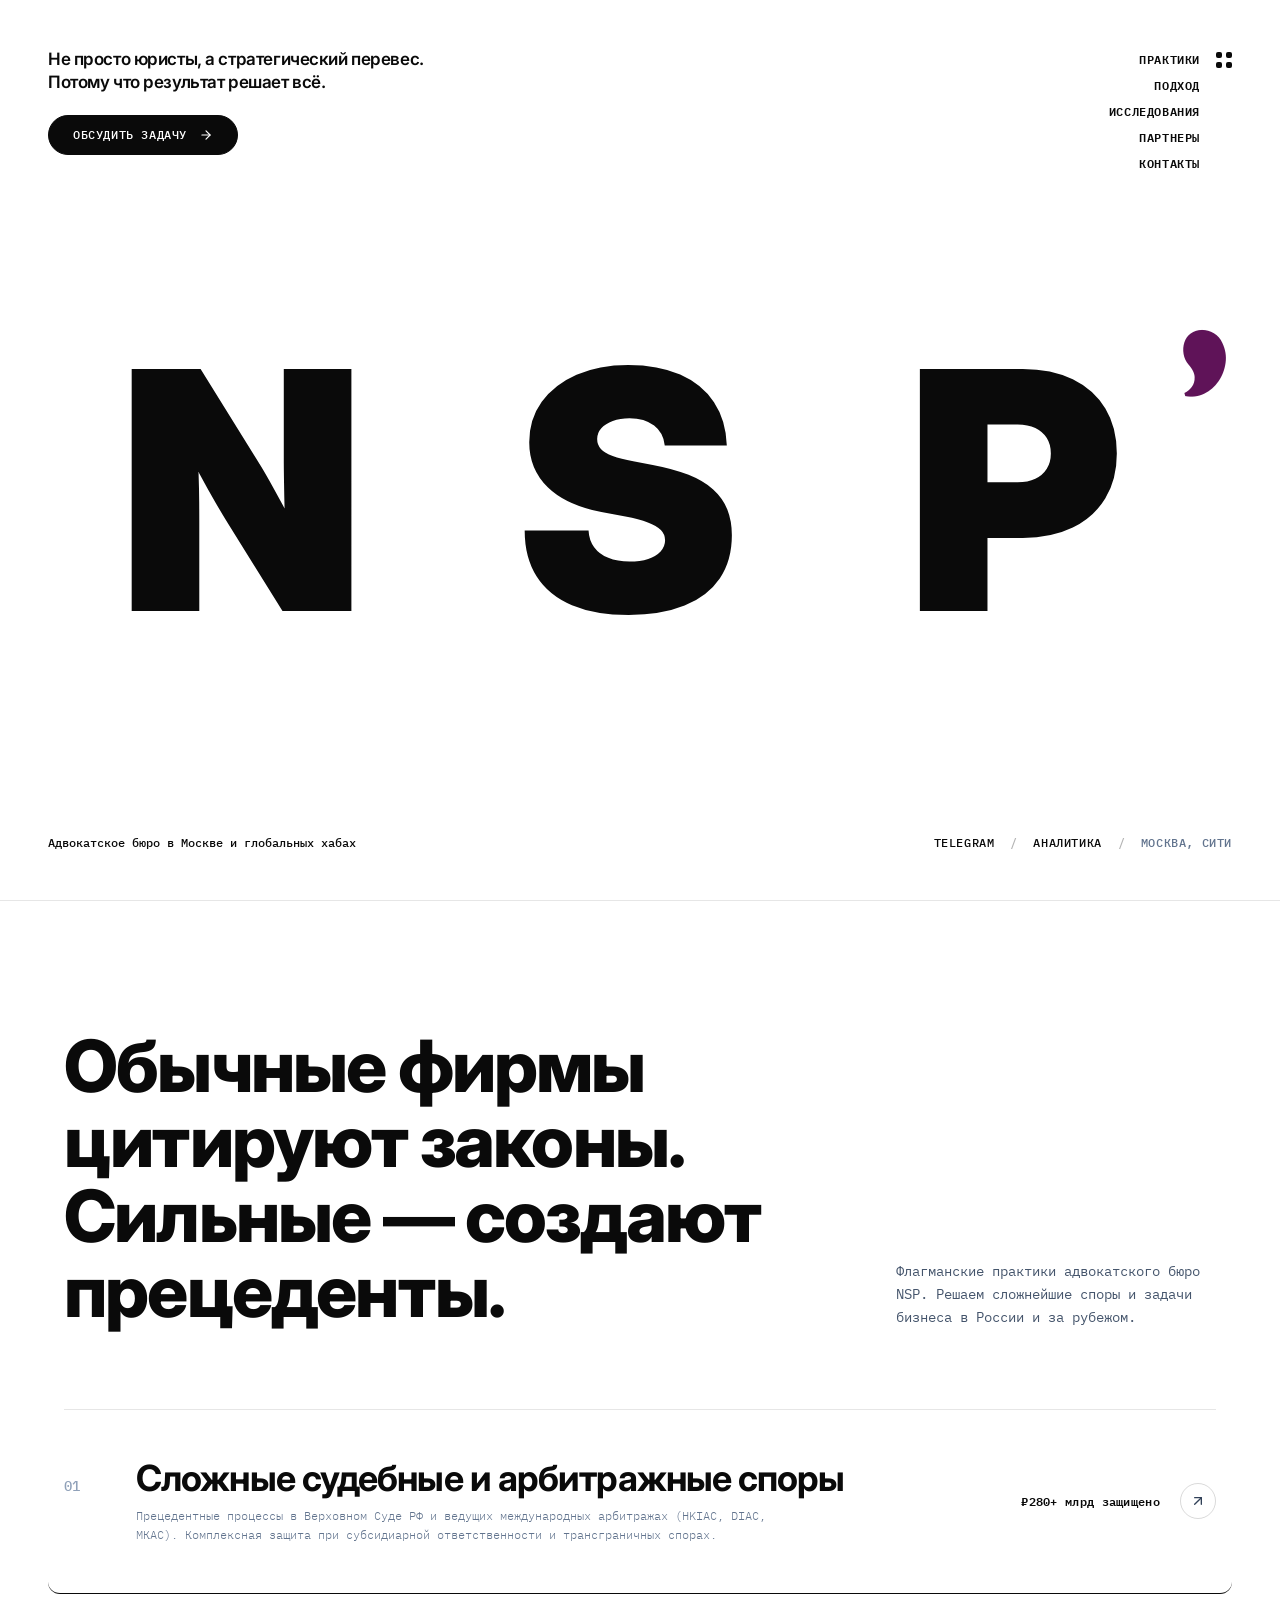
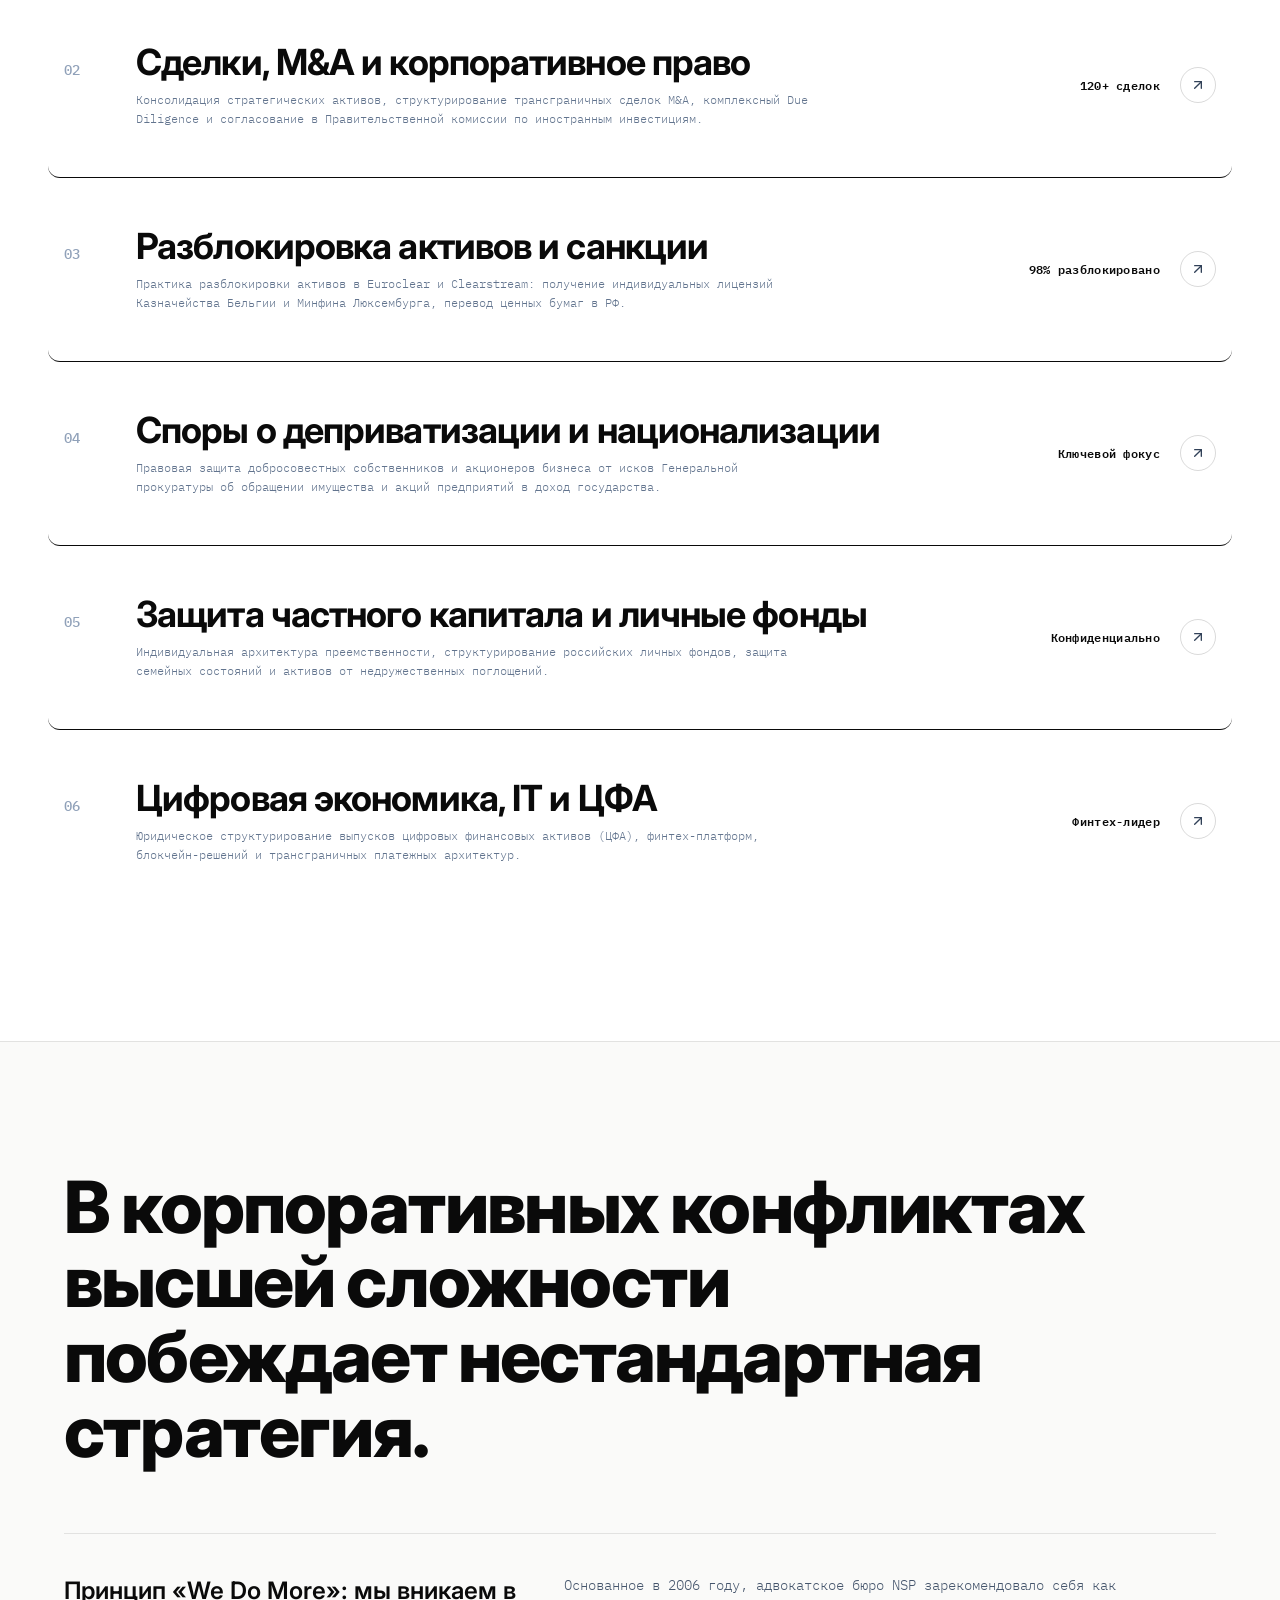
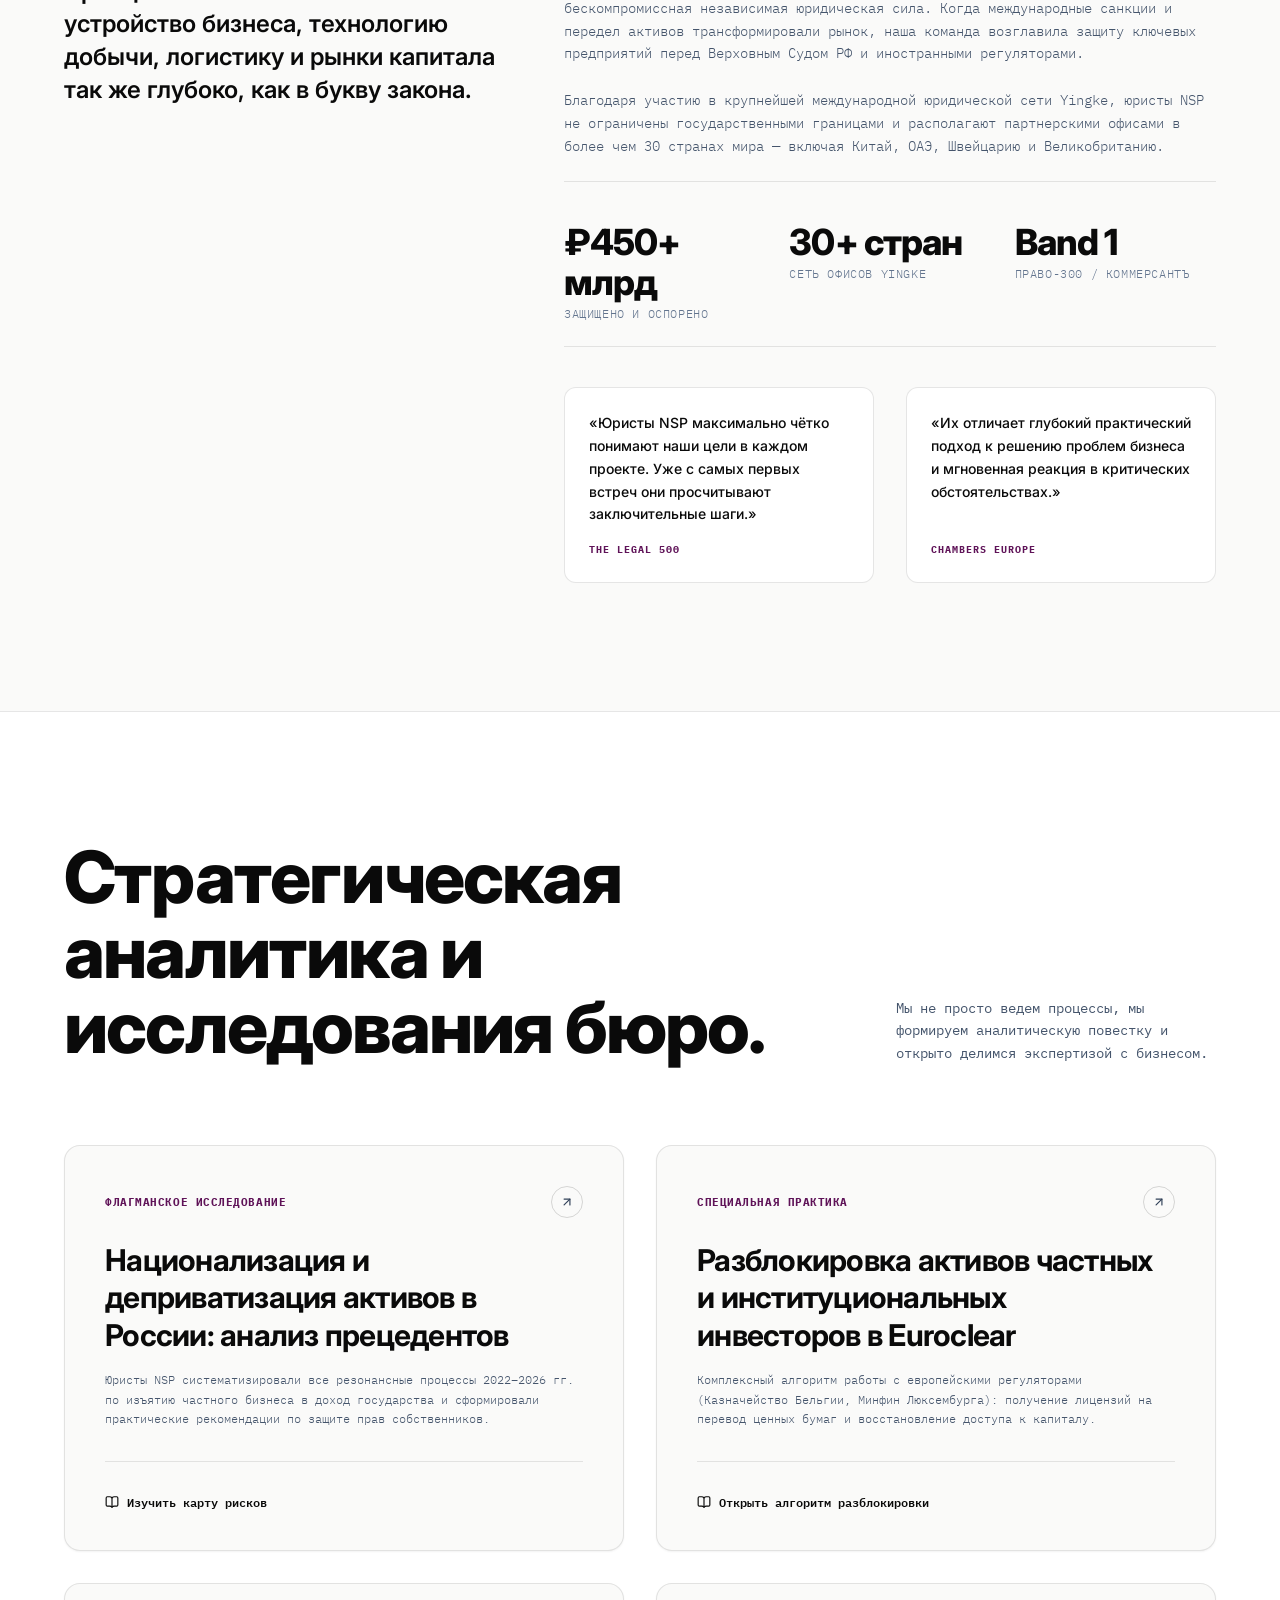
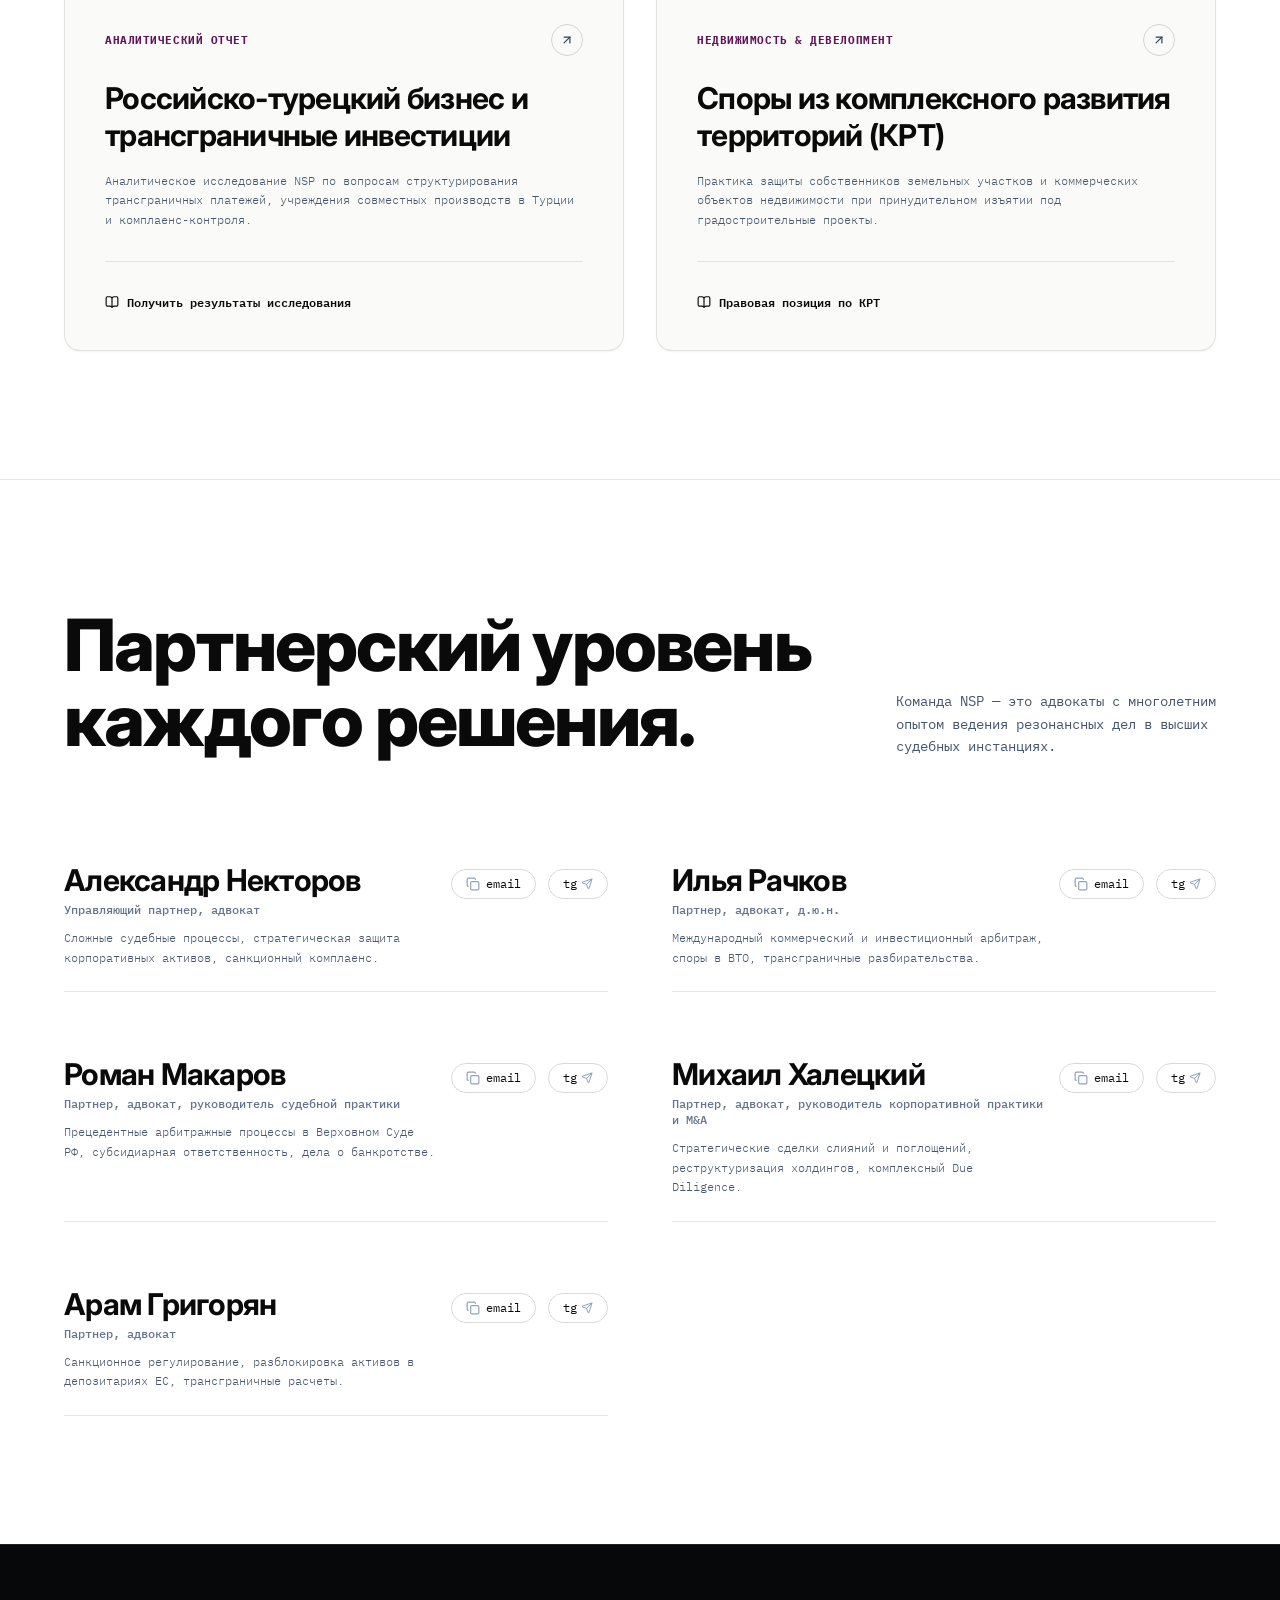
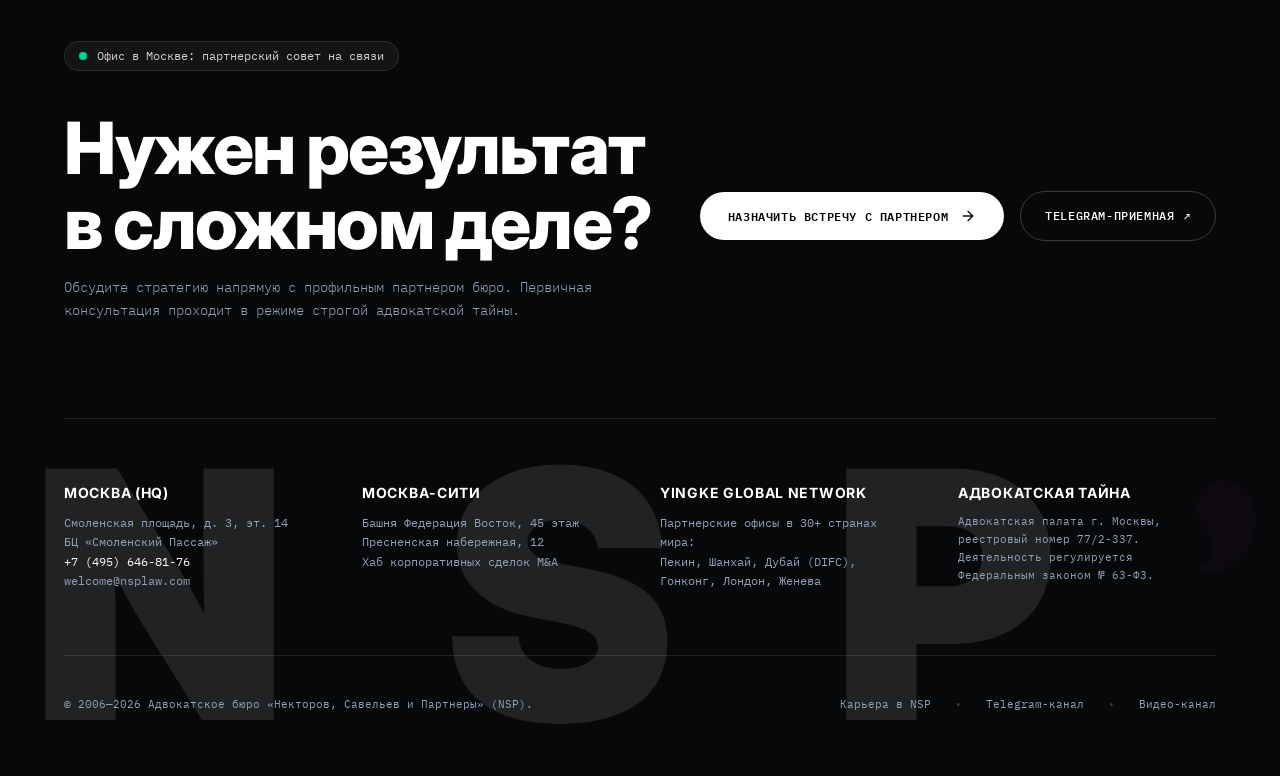
<file: index.html>
<!doctype html>
<html lang="ru" class="scroll-smooth">
  <head>
    <meta charset="UTF-8" />
    <link rel="icon" type="image/svg+xml" href="./favicon.svg" />
    <meta name="viewport" content="width=device-width, initial-scale=1.0" />
    <title>NSP Law — Адвокатское бюро «Некторов, Савельев и Партнеры»</title>
    
    <!-- Google Fonts: IBM Plex Mono (signature noth.in style) + Cinzel + Inter -->
    <link rel="preconnect" href="https://fonts.googleapis.com">
    <link rel="preconnect" href="https://fonts.gstatic.com" crossorigin>
    <link href="https://fonts.googleapis.com/css2?family=Cinzel:wght@500;700;800&family=IBM+Plex+Mono:ital,wght@0,300;0,400;0,500;0,600;1,400&family=Inter:wght@300;400;500;600;700&display=swap" rel="stylesheet">
    <script type="module" crossorigin src="./assets/index-C610q97e.js"></script>
    <link rel="stylesheet" crossorigin href="./assets/index-BpcRhwoH.css">
  </head>
  <body class="bg-white text-[#0A0A0A] antialiased selection:bg-[#5F1358] selection:text-white">
    <div id="root"></div>
  </body>
</html>
</file>
<file: assets/index-BpcRhwoH.css>
/*! tailwindcss v4.3.3 | MIT License | https://tailwindcss.com */
@layer properties{@supports (((-webkit-hyphens:none)) and (not (margin-trim:inline))) or ((-moz-orient:inline) and (not (color:rgb(from red r g b)))){*,:before,:after,::backdrop{--tw-translate-x:0;--tw-translate-y:0;--tw-translate-z:0;--tw-scale-x:1;--tw-scale-y:1;--tw-scale-z:1;--tw-rotate-x:initial;--tw-rotate-y:initial;--tw-rotate-z:initial;--tw-skew-x:initial;--tw-skew-y:initial;--tw-space-y-reverse:0;--tw-divide-y-reverse:0;--tw-border-style:solid;--tw-leading:initial;--tw-font-weight:initial;--tw-tracking:initial;--tw-shadow:0 0 #0000;--tw-shadow-color:initial;--tw-shadow-alpha:100%;--tw-inset-shadow:0 0 #0000;--tw-inset-shadow-color:initial;--tw-inset-shadow-alpha:100%;--tw-ring-color:initial;--tw-ring-shadow:0 0 #0000;--tw-inset-ring-color:initial;--tw-inset-ring-shadow:0 0 #0000;--tw-ring-inset:initial;--tw-ring-offset-width:0px;--tw-ring-offset-color:#fff;--tw-ring-offset-shadow:0 0 #0000;--tw-blur:initial;--tw-brightness:initial;--tw-contrast:initial;--tw-grayscale:initial;--tw-hue-rotate:initial;--tw-invert:initial;--tw-opacity:initial;--tw-saturate:initial;--tw-sepia:initial;--tw-drop-shadow:initial;--tw-drop-shadow-color:initial;--tw-drop-shadow-alpha:100%;--tw-drop-shadow-size:initial;--tw-backdrop-blur:initial;--tw-backdrop-brightness:initial;--tw-backdrop-contrast:initial;--tw-backdrop-grayscale:initial;--tw-backdrop-hue-rotate:initial;--tw-backdrop-invert:initial;--tw-backdrop-opacity:initial;--tw-backdrop-saturate:initial;--tw-backdrop-sepia:initial;--tw-duration:initial}}}@layer theme{:root,:host{--font-sans:-apple-system, BlinkMacSystemFont, "Segoe UI", Roboto, "Helvetica Neue", "Noto Sans", Arial, sans-serif, "Apple Color Emoji", "Segoe UI Emoji", "Segoe UI Symbol", "Noto Color Emoji";--font-serif:ui-serif, Georgia, Cambria, "Times New Roman", Times, serif;--font-mono:ui-monospace, SFMono-Regular, Menlo, Monaco, Consolas, "Liberation Mono", "Courier New", monospace;--color-emerald-400:oklch(76.5% .177 163.223);--color-emerald-600:oklch(59.6% .145 163.225);--color-slate-50:oklch(98.4% .003 247.858);--color-slate-100:oklch(96.8% .007 247.896);--color-slate-300:oklch(86.9% .022 252.894);--color-slate-400:oklch(70.4% .04 256.788);--color-slate-500:oklch(55.4% .046 257.417);--color-slate-600:oklch(44.6% .043 257.281);--color-slate-700:oklch(37.2% .044 257.287);--color-black:#000;--color-white:#fff;--spacing:.25rem;--container-xs:20rem;--container-sm:24rem;--container-md:28rem;--container-lg:32rem;--container-xl:36rem;--container-2xl:42rem;--container-3xl:48rem;--container-4xl:56rem;--container-5xl:64rem;--container-7xl:80rem;--text-xs:.75rem;--text-xs--line-height:calc(1 / .75);--text-sm:.875rem;--text-sm--line-height:calc(1.25 / .875);--text-xl:1.25rem;--text-xl--line-height:calc(1.75 / 1.25);--text-2xl:1.5rem;--text-2xl--line-height:calc(2 / 1.5);--text-3xl:1.875rem;--text-3xl--line-height:calc(2.25 / 1.875);--text-4xl:2.25rem;--text-4xl--line-height:calc(2.5 / 2.25);--text-6xl:3.75rem;--text-6xl--line-height:1;--text-7xl:4.5rem;--text-7xl--line-height:1;--font-weight-light:300;--font-weight-normal:400;--font-weight-medium:500;--font-weight-semibold:600;--font-weight-bold:700;--font-weight-extrabold:800;--font-weight-black:900;--tracking-tighter:-.05em;--tracking-tight:-.025em;--tracking-wide:.025em;--tracking-wider:.05em;--tracking-widest:.1em;--leading-tight:1.25;--leading-snug:1.375;--leading-relaxed:1.625;--radius-xs:.125rem;--radius-md:.375rem;--radius-lg:.5rem;--radius-xl:.75rem;--radius-2xl:1rem;--animate-pulse:pulse 2s cubic-bezier(.4, 0, .6, 1) infinite;--blur-md:12px;--default-transition-duration:.15s;--default-transition-timing-function:cubic-bezier(.4, 0, .2, 1);--default-font-family:var(--font-sans);--default-mono-font-family:var(--font-mono)}}@layer base{*,:after,:before,::backdrop{box-sizing:border-box;border:0 solid;margin:0;padding:0}::file-selector-button{box-sizing:border-box;border:0 solid;margin:0;padding:0}html,:host{-webkit-text-size-adjust:100%;tab-size:4;line-height:1.5;font-family:var(--default-font-family,-apple-system, BlinkMacSystemFont, "Segoe UI", Roboto, "Helvetica Neue", "Noto Sans", Arial, sans-serif, "Apple Color Emoji", "Segoe UI Emoji", "Segoe UI Symbol", "Noto Color Emoji");font-feature-settings:var(--default-font-feature-settings,normal);font-variation-settings:var(--default-font-variation-settings,normal);-webkit-tap-highlight-color:transparent}hr{height:0;color:inherit;border-top-width:1px}abbr:where([title]){-webkit-text-decoration:underline dotted;text-decoration:underline dotted}h1,h2,h3,h4,h5,h6{font-size:inherit;font-weight:inherit}a{color:inherit;-webkit-text-decoration:inherit;-webkit-text-decoration:inherit;-webkit-text-decoration:inherit;-webkit-text-decoration:inherit;text-decoration:inherit}b,strong{font-weight:bolder}code,kbd,samp,pre{font-family:var(--default-mono-font-family,ui-monospace, SFMono-Regular, Menlo, Monaco, Consolas, "Liberation Mono", "Courier New", monospace);font-feature-settings:var(--default-mono-font-feature-settings,normal);font-variation-settings:var(--default-mono-font-variation-settings,normal);font-size:1em}small{font-size:80%}sub,sup{vertical-align:baseline;font-size:75%;line-height:0;position:relative}sub{bottom:-.25em}sup{top:-.5em}table{text-indent:0;border-color:inherit;border-collapse:collapse}:-moz-focusring:where(:not(iframe)){outline:auto}progress{vertical-align:baseline}summary{display:list-item}ol,ul,menu{list-style:none}img,svg,video,canvas,audio,iframe,embed,object{vertical-align:middle;display:block}img,video{max-width:100%;height:auto}button,input,select,optgroup,textarea{font:inherit;font-feature-settings:inherit;font-variation-settings:inherit;letter-spacing:inherit;color:inherit;opacity:1;background-color:#0000;border-radius:0}::file-selector-button{font:inherit;font-feature-settings:inherit;font-variation-settings:inherit;letter-spacing:inherit;color:inherit;opacity:1;background-color:#0000;border-radius:0}:where(select:is([multiple],[size])) optgroup{font-weight:bolder}:where(select:is([multiple],[size])) optgroup option{padding-inline-start:20px}::file-selector-button{margin-inline-end:4px}::placeholder{opacity:1}@supports (not ((-webkit-appearance:-apple-pay-button))) or (contain-intrinsic-size:1px){::placeholder{color:currentColor}@supports (color:color-mix(in lab, red, red)){::placeholder{color:color-mix(in oklab, currentcolor 50%, transparent)}}}textarea{resize:vertical}::-webkit-search-decoration{-webkit-appearance:none}::-webkit-date-and-time-value{min-height:1lh;text-align:inherit}::-webkit-datetime-edit{display:inline-flex}::-webkit-datetime-edit-fields-wrapper{padding:0}::-webkit-datetime-edit{padding-block:0}::-webkit-datetime-edit-year-field{padding-block:0}::-webkit-datetime-edit-month-field{padding-block:0}::-webkit-datetime-edit-day-field{padding-block:0}::-webkit-datetime-edit-hour-field{padding-block:0}::-webkit-datetime-edit-minute-field{padding-block:0}::-webkit-datetime-edit-second-field{padding-block:0}::-webkit-datetime-edit-millisecond-field{padding-block:0}::-webkit-datetime-edit-meridiem-field{padding-block:0}::-webkit-calendar-picker-indicator{line-height:1}:-moz-ui-invalid{box-shadow:none}button,input:where([type=button],[type=reset],[type=submit]){appearance:button}::file-selector-button{appearance:button}::-webkit-inner-spin-button{height:auto}::-webkit-outer-spin-button{height:auto}[hidden]:where(:not([hidden=until-found])){display:none!important}*{box-sizing:border-box;margin:0;padding:0}html,body{color:#0a0a0a;-webkit-font-smoothing:antialiased;-moz-osx-font-smoothing:grayscale;background-color:#fff;min-height:100vh;font-family:Inter,-apple-system,BlinkMacSystemFont,sans-serif;overflow-x:hidden}@media (pointer:fine){body,a,button,input,select,textarea{cursor:none!important}}}@layer components;@layer utilities{.pointer-events-none{pointer-events:none}.absolute{position:absolute}.fixed{position:fixed}.relative{position:relative}.inset-0{inset:0}.inset-x-0{inset-inline:0}.top-6{top:calc(var(--spacing) * 6)}.right-6{right:calc(var(--spacing) * 6)}.bottom-0{bottom:0}.bottom-2\.5{bottom:calc(var(--spacing) * 2.5)}.left-2\.5{left:calc(var(--spacing) * 2.5)}.z-0{z-index:0}.z-10{z-index:10}.z-20{z-index:20}.z-50{z-index:50}.-mx-4{margin-inline:calc(var(--spacing) * -4)}.mx-auto{margin-inline:auto}.my-auto{margin-block:auto}.-mt-8{margin-top:calc(var(--spacing) * -8)}.mt-1{margin-top:var(--spacing)}.mt-2{margin-top:calc(var(--spacing) * 2)}.mt-2\.5{margin-top:calc(var(--spacing) * 2.5)}.mt-3{margin-top:calc(var(--spacing) * 3)}.mt-4{margin-top:calc(var(--spacing) * 4)}.mt-5{margin-top:calc(var(--spacing) * 5)}.mt-8{margin-top:calc(var(--spacing) * 8)}.mb-1\.5{margin-bottom:calc(var(--spacing) * 1.5)}.mb-2{margin-bottom:calc(var(--spacing) * 2)}.mb-2\.5{margin-bottom:calc(var(--spacing) * 2.5)}.mb-3{margin-bottom:calc(var(--spacing) * 3)}.mb-4{margin-bottom:calc(var(--spacing) * 4)}.mb-6{margin-bottom:calc(var(--spacing) * 6)}.mb-8{margin-bottom:calc(var(--spacing) * 8)}.mb-10{margin-bottom:calc(var(--spacing) * 10)}.mb-16{margin-bottom:calc(var(--spacing) * 16)}.-ml-2{margin-left:calc(var(--spacing) * -2)}.block{display:block}.flex{display:flex}.grid{display:grid}.hidden{display:none}.inline-flex{display:inline-flex}.h-1\.5{height:calc(var(--spacing) * 1.5)}.h-2{height:calc(var(--spacing) * 2)}.h-2\.5{height:calc(var(--spacing) * 2.5)}.h-3{height:calc(var(--spacing) * 3)}.h-3\.5{height:calc(var(--spacing) * 3.5)}.h-4{height:calc(var(--spacing) * 4)}.h-5{height:calc(var(--spacing) * 5)}.h-7{height:calc(var(--spacing) * 7)}.h-8{height:calc(var(--spacing) * 8)}.h-9{height:calc(var(--spacing) * 9)}.h-12{height:calc(var(--spacing) * 12)}.h-48{height:calc(var(--spacing) * 48)}.h-full{height:100%}.max-h-\[90vh\]{max-height:90vh}.min-h-5{min-height:calc(var(--spacing) * 5)}.min-h-screen{min-height:100vh}.w-1\.5{width:calc(var(--spacing) * 1.5)}.w-2{width:calc(var(--spacing) * 2)}.w-2\.5{width:calc(var(--spacing) * 2.5)}.w-3{width:calc(var(--spacing) * 3)}.w-3\.5{width:calc(var(--spacing) * 3.5)}.w-4{width:calc(var(--spacing) * 4)}.w-5{width:calc(var(--spacing) * 5)}.w-7{width:calc(var(--spacing) * 7)}.w-8{width:calc(var(--spacing) * 8)}.w-9{width:calc(var(--spacing) * 9)}.w-12{width:calc(var(--spacing) * 12)}.w-80{width:calc(var(--spacing) * 80)}.w-full{width:100%}.max-w-2xl{max-width:var(--container-2xl)}.max-w-3xl{max-width:var(--container-3xl)}.max-w-4xl{max-width:var(--container-4xl)}.max-w-5xl{max-width:var(--container-5xl)}.max-w-7xl{max-width:var(--container-7xl)}.max-w-\[240px\]{max-width:240px}.max-w-lg{max-width:var(--container-lg)}.max-w-md{max-width:var(--container-md)}.max-w-xl{max-width:var(--container-xl)}.max-w-xs{max-width:var(--container-xs)}.flex-1{flex:1}.flex-shrink-0{flex-shrink:0}.-translate-y-2{--tw-translate-y:calc(var(--spacing) * -2);translate:var(--tw-translate-x) var(--tw-translate-y)}.scale-110{--tw-scale-x:110%;--tw-scale-y:110%;--tw-scale-z:110%;scale:var(--tw-scale-x) var(--tw-scale-y)}.rotate-12{rotate:12deg}.rotate-45{rotate:45deg}.transform{transform:var(--tw-rotate-x,) var(--tw-rotate-y,) var(--tw-rotate-z,) var(--tw-skew-x,) var(--tw-skew-y,)}.animate-pulse{animation:var(--animate-pulse)}.cursor-pointer{cursor:pointer}.resize{resize:both}.resize-none{resize:none}.grid-cols-1{grid-template-columns:repeat(1,minmax(0,1fr))}.grid-cols-3{grid-template-columns:repeat(3,minmax(0,1fr))}.flex-col{flex-direction:column}.flex-wrap{flex-wrap:wrap}.items-baseline{align-items:baseline}.items-center{align-items:center}.items-end{align-items:flex-end}.items-start{align-items:flex-start}.items-stretch{align-items:stretch}.justify-between{justify-content:space-between}.justify-center{justify-content:center}.gap-1{gap:var(--spacing)}.gap-1\.5{gap:calc(var(--spacing) * 1.5)}.gap-2{gap:calc(var(--spacing) * 2)}.gap-2\.5{gap:calc(var(--spacing) * 2.5)}.gap-3{gap:calc(var(--spacing) * 3)}.gap-4{gap:calc(var(--spacing) * 4)}.gap-5{gap:calc(var(--spacing) * 5)}.gap-6{gap:calc(var(--spacing) * 6)}.gap-8{gap:calc(var(--spacing) * 8)}.gap-10{gap:calc(var(--spacing) * 10)}.gap-12{gap:calc(var(--spacing) * 12)}:where(.space-y-1>:not(:last-child)){--tw-space-y-reverse:0;margin-block-start:calc(var(--spacing) * var(--tw-space-y-reverse));margin-block-end:calc(var(--spacing) * calc(1 - var(--tw-space-y-reverse)))}:where(.space-y-3>:not(:last-child)){--tw-space-y-reverse:0;margin-block-start:calc(calc(var(--spacing) * 3) * var(--tw-space-y-reverse));margin-block-end:calc(calc(var(--spacing) * 3) * calc(1 - var(--tw-space-y-reverse)))}:where(.space-y-4>:not(:last-child)){--tw-space-y-reverse:0;margin-block-start:calc(calc(var(--spacing) * 4) * var(--tw-space-y-reverse));margin-block-end:calc(calc(var(--spacing) * 4) * calc(1 - var(--tw-space-y-reverse)))}:where(.space-y-6>:not(:last-child)){--tw-space-y-reverse:0;margin-block-start:calc(calc(var(--spacing) * 6) * var(--tw-space-y-reverse));margin-block-end:calc(calc(var(--spacing) * 6) * calc(1 - var(--tw-space-y-reverse)))}.gap-x-16{column-gap:calc(var(--spacing) * 16)}.gap-y-10{row-gap:calc(var(--spacing) * 10)}:where(.divide-y>:not(:last-child)){--tw-divide-y-reverse:0;border-bottom-style:var(--tw-border-style);border-top-style:var(--tw-border-style);border-top-width:calc(1px * var(--tw-divide-y-reverse));border-bottom-width:calc(1px * calc(1 - var(--tw-divide-y-reverse)))}.self-start{align-self:flex-start}.overflow-hidden{overflow:hidden}.overflow-y-auto{overflow-y:auto}.scroll-smooth{scroll-behavior:smooth}.rounded{border-radius:.25rem}.rounded-2xl{border-radius:var(--radius-2xl)}.rounded-full{border-radius:2147483647px}.rounded-lg{border-radius:var(--radius-lg)}.rounded-md{border-radius:var(--radius-md)}.rounded-xl{border-radius:var(--radius-xl)}.rounded-xs{border-radius:var(--radius-xs)}.border{border-style:var(--tw-border-style);border-width:1px}.border-t{border-top-style:var(--tw-border-style);border-top-width:1px}.border-b{border-bottom-style:var(--tw-border-style);border-bottom-width:1px}.border-\[\#5F1358\]{border-color:#5f1358}.border-black\/10{border-color:#0000001a}@supports (color:color-mix(in lab, red, red)){.border-black\/10{border-color:color-mix(in oklab, var(--color-black) 10%, transparent)}}.border-black\/15{border-color:#00000026}@supports (color:color-mix(in lab, red, red)){.border-black\/15{border-color:color-mix(in oklab, var(--color-black) 15%, transparent)}}.border-black\/20{border-color:#0003}@supports (color:color-mix(in lab, red, red)){.border-black\/20{border-color:color-mix(in oklab, var(--color-black) 20%, transparent)}}.border-white\/10{border-color:#ffffff1a}@supports (color:color-mix(in lab, red, red)){.border-white\/10{border-color:color-mix(in oklab, var(--color-white) 10%, transparent)}}.border-white\/20{border-color:#fff3}@supports (color:color-mix(in lab, red, red)){.border-white\/20{border-color:color-mix(in oklab, var(--color-white) 20%, transparent)}}.bg-\[\#0A0A0A\]{background-color:#0a0a0a}.bg-\[\#5F1358\]{background-color:#5f1358}.bg-\[\#07080A\]{background-color:#07080a}.bg-\[\#FAFAF9\]{background-color:#fafaf9}.bg-black\/70{background-color:#000000b3}@supports (color:color-mix(in lab, red, red)){.bg-black\/70{background-color:color-mix(in oklab, var(--color-black) 70%, transparent)}}.bg-black\/85{background-color:#000000d9}@supports (color:color-mix(in lab, red, red)){.bg-black\/85{background-color:color-mix(in oklab, var(--color-black) 85%, transparent)}}.bg-emerald-400{background-color:var(--color-emerald-400)}.bg-slate-50{background-color:var(--color-slate-50)}.bg-white{background-color:var(--color-white)}.bg-white\/5{background-color:#ffffff0d}@supports (color:color-mix(in lab, red, red)){.bg-white\/5{background-color:color-mix(in oklab, var(--color-white) 5%, transparent)}}.object-cover{object-fit:cover}.p-1{padding:var(--spacing)}.p-4{padding:calc(var(--spacing) * 4)}.p-6{padding:calc(var(--spacing) * 6)}.p-7{padding:calc(var(--spacing) * 7)}.p-8{padding:calc(var(--spacing) * 8)}.px-2{padding-inline:calc(var(--spacing) * 2)}.px-2\.5{padding-inline:calc(var(--spacing) * 2.5)}.px-3{padding-inline:calc(var(--spacing) * 3)}.px-3\.5{padding-inline:calc(var(--spacing) * 3.5)}.px-4{padding-inline:calc(var(--spacing) * 4)}.px-6{padding-inline:calc(var(--spacing) * 6)}.px-7{padding-inline:calc(var(--spacing) * 7)}.py-0\.5{padding-block:calc(var(--spacing) * .5)}.py-1{padding-block:var(--spacing)}.py-1\.5{padding-block:calc(var(--spacing) * 1.5)}.py-3{padding-block:calc(var(--spacing) * 3)}.py-4{padding-block:calc(var(--spacing) * 4)}.py-6{padding-block:calc(var(--spacing) * 6)}.py-8{padding-block:calc(var(--spacing) * 8)}.py-12{padding-block:calc(var(--spacing) * 12)}.py-16{padding-block:calc(var(--spacing) * 16)}.py-24{padding-block:calc(var(--spacing) * 24)}.pt-1{padding-top:var(--spacing)}.pt-4{padding-top:calc(var(--spacing) * 4)}.pt-8{padding-top:calc(var(--spacing) * 8)}.pt-10{padding-top:calc(var(--spacing) * 10)}.pt-24{padding-top:calc(var(--spacing) * 24)}.pb-16{padding-bottom:calc(var(--spacing) * 16)}.text-center{text-align:center}.text-right{text-align:right}.font-mono{font-family:var(--font-mono)}.font-sans{font-family:var(--font-sans)}.font-serif{font-family:var(--font-serif)}.text-2xl{font-size:var(--text-2xl);line-height:var(--tw-leading,var(--text-2xl--line-height))}.text-4xl{font-size:var(--text-4xl);line-height:var(--tw-leading,var(--text-4xl--line-height))}.text-sm{font-size:var(--text-sm);line-height:var(--tw-leading,var(--text-sm--line-height))}.text-xl{font-size:var(--text-xl);line-height:var(--tw-leading,var(--text-xl--line-height))}.text-xs{font-size:var(--text-xs);line-height:var(--tw-leading,var(--text-xs--line-height))}.text-\[9px\]{font-size:9px}.text-\[10px\]{font-size:10px}.text-\[11px\]{font-size:11px}.text-\[13px\]{font-size:13px}.text-\[14vw\]{font-size:14vw}.text-\[21vw\]{font-size:21vw}.text-\[22vw\]{font-size:22vw}.text-\[32vw\]{font-size:32vw}.leading-\[1\.04\]{--tw-leading:1.04;line-height:1.04}.leading-none{--tw-leading:1;line-height:1}.leading-relaxed{--tw-leading:var(--leading-relaxed);line-height:var(--leading-relaxed)}.leading-snug{--tw-leading:var(--leading-snug);line-height:var(--leading-snug)}.leading-tight{--tw-leading:var(--leading-tight);line-height:var(--leading-tight)}.font-black{--tw-font-weight:var(--font-weight-black);font-weight:var(--font-weight-black)}.font-bold{--tw-font-weight:var(--font-weight-bold);font-weight:var(--font-weight-bold)}.font-extrabold{--tw-font-weight:var(--font-weight-extrabold);font-weight:var(--font-weight-extrabold)}.font-light{--tw-font-weight:var(--font-weight-light);font-weight:var(--font-weight-light)}.font-medium{--tw-font-weight:var(--font-weight-medium);font-weight:var(--font-weight-medium)}.font-normal{--tw-font-weight:var(--font-weight-normal);font-weight:var(--font-weight-normal)}.font-semibold{--tw-font-weight:var(--font-weight-semibold);font-weight:var(--font-weight-semibold)}.tracking-\[0\.2em\]{--tw-tracking:.2em;letter-spacing:.2em}.tracking-tight{--tw-tracking:var(--tracking-tight);letter-spacing:var(--tracking-tight)}.tracking-tighter{--tw-tracking:var(--tracking-tighter);letter-spacing:var(--tracking-tighter)}.tracking-wide{--tw-tracking:var(--tracking-wide);letter-spacing:var(--tracking-wide)}.tracking-wider{--tw-tracking:var(--tracking-wider);letter-spacing:var(--tracking-wider)}.tracking-widest{--tw-tracking:var(--tracking-widest);letter-spacing:var(--tracking-widest)}.whitespace-nowrap{white-space:nowrap}.text-\[\#0A0A0A\]{color:#0a0a0a}.text-\[\#5F1358\]{color:#5f1358}.text-black\/30{color:#0000004d}@supports (color:color-mix(in lab, red, red)){.text-black\/30{color:color-mix(in oklab, var(--color-black) 30%, transparent)}}.text-emerald-600{color:var(--color-emerald-600)}.text-slate-300{color:var(--color-slate-300)}.text-slate-400{color:var(--color-slate-400)}.text-slate-500{color:var(--color-slate-500)}.text-slate-600{color:var(--color-slate-600)}.text-slate-700{color:var(--color-slate-700)}.text-white{color:var(--color-white)}.text-white\/20{color:#fff3}@supports (color:color-mix(in lab, red, red)){.text-white\/20{color:color-mix(in oklab, var(--color-white) 20%, transparent)}}.text-white\/80{color:#fffc}@supports (color:color-mix(in lab, red, red)){.text-white\/80{color:color-mix(in oklab, var(--color-white) 80%, transparent)}}.uppercase{text-transform:uppercase}.antialiased{-webkit-font-smoothing:antialiased;-moz-osx-font-smoothing:grayscale}.placeholder-slate-400::placeholder{color:var(--color-slate-400)}.opacity-80{opacity:.8}.opacity-\[0\.08\]{opacity:.08}.shadow-2xl{--tw-shadow:0 25px 50px -12px var(--tw-shadow-color,#00000040);box-shadow:var(--tw-inset-shadow), var(--tw-inset-ring-shadow), var(--tw-ring-offset-shadow), var(--tw-ring-shadow), var(--tw-shadow)}.shadow-sm{--tw-shadow:0 1px 3px 0 var(--tw-shadow-color,#0000001a), 0 1px 2px -1px var(--tw-shadow-color,#0000001a);box-shadow:var(--tw-inset-shadow), var(--tw-inset-ring-shadow), var(--tw-ring-offset-shadow), var(--tw-ring-shadow), var(--tw-shadow)}.shadow-xl{--tw-shadow:0 20px 25px -5px var(--tw-shadow-color,#0000001a), 0 8px 10px -6px var(--tw-shadow-color,#0000001a);box-shadow:var(--tw-inset-shadow), var(--tw-inset-ring-shadow), var(--tw-ring-offset-shadow), var(--tw-ring-shadow), var(--tw-shadow)}.shadow-xs{--tw-shadow:0 1px 2px 0 var(--tw-shadow-color,#0000000d);box-shadow:var(--tw-inset-shadow), var(--tw-inset-ring-shadow), var(--tw-ring-offset-shadow), var(--tw-ring-shadow), var(--tw-shadow)}.ring{--tw-ring-shadow:var(--tw-ring-inset,) 0 0 0 calc(1px + var(--tw-ring-offset-width)) var(--tw-ring-color,currentcolor);box-shadow:var(--tw-inset-shadow), var(--tw-inset-ring-shadow), var(--tw-ring-offset-shadow), var(--tw-ring-shadow), var(--tw-shadow)}.filter{filter:var(--tw-blur,) var(--tw-brightness,) var(--tw-contrast,) var(--tw-grayscale,) var(--tw-hue-rotate,) var(--tw-invert,) var(--tw-saturate,) var(--tw-sepia,) var(--tw-drop-shadow,)}.backdrop-blur-md{--tw-backdrop-blur:blur(var(--blur-md));-webkit-backdrop-filter:var(--tw-backdrop-blur,) var(--tw-backdrop-brightness,) var(--tw-backdrop-contrast,) var(--tw-backdrop-grayscale,) var(--tw-backdrop-hue-rotate,) var(--tw-backdrop-invert,) var(--tw-backdrop-opacity,) var(--tw-backdrop-saturate,) var(--tw-backdrop-sepia,);backdrop-filter:var(--tw-backdrop-blur,) var(--tw-backdrop-brightness,) var(--tw-backdrop-contrast,) var(--tw-backdrop-grayscale,) var(--tw-backdrop-hue-rotate,) var(--tw-backdrop-invert,) var(--tw-backdrop-opacity,) var(--tw-backdrop-saturate,) var(--tw-backdrop-sepia,)}.transition{transition-property:color,background-color,border-color,outline-color,text-decoration-color,fill,stroke,--tw-gradient-from,--tw-gradient-via,--tw-gradient-to,opacity,box-shadow,transform,translate,scale,rotate,filter,-webkit-backdrop-filter,backdrop-filter,display,content-visibility,overlay,pointer-events;transition-timing-function:var(--tw-ease,var(--default-transition-timing-function));transition-duration:var(--tw-duration,var(--default-transition-duration))}.transition-all{transition-property:all;transition-timing-function:var(--tw-ease,var(--default-transition-timing-function));transition-duration:var(--tw-duration,var(--default-transition-duration))}.transition-colors{transition-property:color,background-color,border-color,outline-color,text-decoration-color,fill,stroke,--tw-gradient-from,--tw-gradient-via,--tw-gradient-to;transition-timing-function:var(--tw-ease,var(--default-transition-timing-function));transition-duration:var(--tw-duration,var(--default-transition-duration))}.transition-transform{transition-property:transform,translate,scale,rotate;transition-timing-function:var(--tw-ease,var(--default-transition-timing-function));transition-duration:var(--tw-duration,var(--default-transition-duration))}.duration-200{--tw-duration:.2s;transition-duration:.2s}.duration-300{--tw-duration:.3s;transition-duration:.3s}.select-none{-webkit-user-select:none;user-select:none}@media (hover:hover){.group-hover\:translate-x-1:is(:where(.group):hover *){--tw-translate-x:var(--spacing);translate:var(--tw-translate-x) var(--tw-translate-y)}.group-hover\:border-\[\#5F1358\]:is(:where(.group):hover *){border-color:#5f1358}.group-hover\:bg-\[\#5F1358\]:is(:where(.group):hover *){background-color:#5f1358}.group-hover\:text-\[\#5F1358\]:is(:where(.group):hover *){color:#5f1358}.group-hover\:text-white:is(:where(.group):hover *){color:var(--color-white)}}.selection\:bg-\[\#5F1358\] ::selection{background-color:#5f1358}.selection\:bg-\[\#5F1358\]::selection{background-color:#5f1358}.selection\:text-white ::selection{color:var(--color-white)}.selection\:text-white::selection{color:var(--color-white)}@media (hover:hover){.hover\:-translate-y-2:hover{--tw-translate-y:calc(var(--spacing) * -2);translate:var(--tw-translate-x) var(--tw-translate-y)}.hover\:rotate-12:hover{rotate:12deg}.hover\:border-\[\#5F1358\]:hover{border-color:#5f1358}.hover\:border-black\/30:hover{border-color:#0000004d}@supports (color:color-mix(in lab, red, red)){.hover\:border-black\/30:hover{border-color:color-mix(in oklab, var(--color-black) 30%, transparent)}}.hover\:bg-\[\#5F1358\]:hover{background-color:#5f1358}.hover\:bg-slate-50\/70:hover{background-color:#f8fafcb3}@supports (color:color-mix(in lab, red, red)){.hover\:bg-slate-50\/70:hover{background-color:color-mix(in oklab, var(--color-slate-50) 70%, transparent)}}.hover\:bg-white:hover{background-color:var(--color-white)}.hover\:text-\[\#5F1358\]:hover{color:#5f1358}.hover\:text-black:hover{color:var(--color-black)}.hover\:text-white:hover{color:var(--color-white)}.hover\:shadow-xl:hover{--tw-shadow:0 20px 25px -5px var(--tw-shadow-color,#0000001a), 0 8px 10px -6px var(--tw-shadow-color,#0000001a);box-shadow:var(--tw-inset-shadow), var(--tw-inset-ring-shadow), var(--tw-ring-offset-shadow), var(--tw-ring-shadow), var(--tw-shadow)}}.focus\:border-\[\#5F1358\]:focus{border-color:#5f1358}.focus\:outline-none:focus{--tw-outline-style:none;outline-style:none}.active\:scale-90:active{--tw-scale-x:90%;--tw-scale-y:90%;--tw-scale-z:90%;scale:var(--tw-scale-x) var(--tw-scale-y)}.active\:scale-95:active{--tw-scale-x:95%;--tw-scale-y:95%;--tw-scale-z:95%;scale:var(--tw-scale-x) var(--tw-scale-y)}.active\:scale-\[0\.98\]:active{scale:.98}.active\:bg-slate-100:active{background-color:var(--color-slate-100)}@media (width>=40rem){.sm\:-mt-24{margin-top:calc(var(--spacing) * -24)}.sm\:mt-0{margin-top:0}.sm\:mb-20{margin-bottom:calc(var(--spacing) * 20)}.sm\:-ml-6{margin-left:calc(var(--spacing) * -6)}.sm\:-ml-8{margin-left:calc(var(--spacing) * -8)}.sm\:flex{display:flex}.sm\:max-w-sm{max-width:var(--container-sm)}.sm\:grid-cols-2{grid-template-columns:repeat(2,minmax(0,1fr))}.sm\:flex-row{flex-direction:row}.sm\:items-baseline{align-items:baseline}.sm\:items-center{align-items:center}.sm\:gap-4{gap:calc(var(--spacing) * 4)}.sm\:gap-14{gap:calc(var(--spacing) * 14)}:where(.sm\:space-y-4>:not(:last-child)){--tw-space-y-reverse:0;margin-block-start:calc(calc(var(--spacing) * 4) * var(--tw-space-y-reverse));margin-block-end:calc(calc(var(--spacing) * 4) * calc(1 - var(--tw-space-y-reverse)))}.sm\:p-6{padding:calc(var(--spacing) * 6)}.sm\:p-10{padding:calc(var(--spacing) * 10)}.sm\:px-8{padding-inline:calc(var(--spacing) * 8)}.sm\:px-12{padding-inline:calc(var(--spacing) * 12)}.sm\:py-8{padding-block:calc(var(--spacing) * 8)}.sm\:py-12{padding-block:calc(var(--spacing) * 12)}.sm\:py-32{padding-block:calc(var(--spacing) * 32)}.sm\:pb-24{padding-bottom:calc(var(--spacing) * 24)}.sm\:text-left{text-align:left}.sm\:text-2xl{font-size:var(--text-2xl);line-height:var(--tw-leading,var(--text-2xl--line-height))}.sm\:text-3xl{font-size:var(--text-3xl);line-height:var(--tw-leading,var(--text-3xl--line-height))}.sm\:text-4xl{font-size:var(--text-4xl);line-height:var(--tw-leading,var(--text-4xl--line-height))}.sm\:text-6xl{font-size:var(--text-6xl);line-height:var(--tw-leading,var(--text-6xl--line-height))}.sm\:text-sm{font-size:var(--text-sm);line-height:var(--tw-leading,var(--text-sm--line-height))}.sm\:text-xs{font-size:var(--text-xs);line-height:var(--tw-leading,var(--text-xs--line-height))}.sm\:text-\[12px\]{font-size:12px}.sm\:text-\[16vw\]{font-size:16vw}.sm\:text-\[17px\]{font-size:17px}.sm\:text-\[24vw\]{font-size:24vw}.sm\:text-\[27vw\]{font-size:27vw}.sm\:tracking-\[0\.25em\]{--tw-tracking:.25em;letter-spacing:.25em}.sm\:opacity-\[0\.10\]{opacity:.1}}@media (width>=48rem){.md\:grid-cols-2{grid-template-columns:repeat(2,minmax(0,1fr))}.md\:flex-row{flex-direction:row}.md\:items-end{align-items:flex-end}.md\:p-12{padding:calc(var(--spacing) * 12)}.md\:px-16{padding-inline:calc(var(--spacing) * 16)}.md\:text-\[26vw\]{font-size:26vw}}@media (width>=64rem){.lg\:col-span-5{grid-column:span 5/span 5}.lg\:col-span-7{grid-column:span 7/span 7}.lg\:block{display:block}.lg\:hidden{display:none}.lg\:grid-cols-2{grid-template-columns:repeat(2,minmax(0,1fr))}.lg\:grid-cols-4{grid-template-columns:repeat(4,minmax(0,1fr))}.lg\:grid-cols-12{grid-template-columns:repeat(12,minmax(0,1fr))}.lg\:flex-row{flex-direction:row}.lg\:items-center{align-items:center}.lg\:self-center{align-self:center}.lg\:text-4xl{font-size:var(--text-4xl);line-height:var(--tw-leading,var(--text-4xl--line-height))}.lg\:text-7xl{font-size:var(--text-7xl);line-height:var(--tw-leading,var(--text-7xl--line-height))}}}.font-mono{font-family:IBM Plex Mono,monospace!important}.font-serif{font-family:Cinzel,serif!important}.font-sans{font-family:Inter,sans-serif!important}.btn-nothin{color:#fff;text-transform:uppercase;letter-spacing:.05em;background:#0a0a0a;border:1px solid #0a0a0a;border-radius:9999px;align-items:center;gap:12px;padding:10px 24px;font-family:IBM Plex Mono,monospace;font-size:12px;font-weight:500;transition:all .3s cubic-bezier(.16,1,.3,1);display:inline-flex;position:relative}.btn-nothin:hover{color:#fff;background:#5f1358;border-color:#5f1358;box-shadow:0 8px 24px -4px #5f135859}.btn-nothin-outline{color:#0a0a0a;text-transform:uppercase;letter-spacing:.05em;background:0 0;border:1px solid #0a0a0a40;border-radius:9999px;align-items:center;gap:12px;padding:10px 24px;font-family:IBM Plex Mono,monospace;font-size:12px;font-weight:500;transition:all .3s cubic-bezier(.16,1,.3,1);display:inline-flex;position:relative}.btn-nothin-outline:hover{color:#5f1358;background:#5f13580a;border-color:#5f1358}.arrow-icon{transition:transform .3s cubic-bezier(.16,1,.3,1);display:inline-block}.btn-nothin:hover .arrow-icon,.btn-nothin-outline:hover .arrow-icon{transform:translate(4px)}.border-hairline{border-color:#0a0a0a1a}.border-hairline-dark{border-color:#0a0a0a40}::-webkit-scrollbar{display:none}html{scrollbar-width:none}@property --tw-translate-x{syntax:"*";inherits:false;initial-value:0}@property --tw-translate-y{syntax:"*";inherits:false;initial-value:0}@property --tw-translate-z{syntax:"*";inherits:false;initial-value:0}@property --tw-scale-x{syntax:"*";inherits:false;initial-value:1}@property --tw-scale-y{syntax:"*";inherits:false;initial-value:1}@property --tw-scale-z{syntax:"*";inherits:false;initial-value:1}@property --tw-rotate-x{syntax:"*";inherits:false}@property --tw-rotate-y{syntax:"*";inherits:false}@property --tw-rotate-z{syntax:"*";inherits:false}@property --tw-skew-x{syntax:"*";inherits:false}@property --tw-skew-y{syntax:"*";inherits:false}@property --tw-space-y-reverse{syntax:"*";inherits:false;initial-value:0}@property --tw-divide-y-reverse{syntax:"*";inherits:false;initial-value:0}@property --tw-border-style{syntax:"*";inherits:false;initial-value:solid}@property --tw-leading{syntax:"*";inherits:false}@property --tw-font-weight{syntax:"*";inherits:false}@property --tw-tracking{syntax:"*";inherits:false}@property --tw-shadow{syntax:"*";inherits:false;initial-value:0 0 #0000}@property --tw-shadow-color{syntax:"*";inherits:false}@property --tw-shadow-alpha{syntax:"<percentage>";inherits:false;initial-value:100%}@property --tw-inset-shadow{syntax:"*";inherits:false;initial-value:0 0 #0000}@property --tw-inset-shadow-color{syntax:"*";inherits:false}@property --tw-inset-shadow-alpha{syntax:"<percentage>";inherits:false;initial-value:100%}@property --tw-ring-color{syntax:"*";inherits:false}@property --tw-ring-shadow{syntax:"*";inherits:false;initial-value:0 0 #0000}@property --tw-inset-ring-color{syntax:"*";inherits:false}@property --tw-inset-ring-shadow{syntax:"*";inherits:false;initial-value:0 0 #0000}@property --tw-ring-inset{syntax:"*";inherits:false}@property --tw-ring-offset-width{syntax:"<length>";inherits:false;initial-value:0}@property --tw-ring-offset-color{syntax:"*";inherits:false;initial-value:#fff}@property --tw-ring-offset-shadow{syntax:"*";inherits:false;initial-value:0 0 #0000}@property --tw-blur{syntax:"*";inherits:false}@property --tw-brightness{syntax:"*";inherits:false}@property --tw-contrast{syntax:"*";inherits:false}@property --tw-grayscale{syntax:"*";inherits:false}@property --tw-hue-rotate{syntax:"*";inherits:false}@property --tw-invert{syntax:"*";inherits:false}@property --tw-opacity{syntax:"*";inherits:false}@property --tw-saturate{syntax:"*";inherits:false}@property --tw-sepia{syntax:"*";inherits:false}@property --tw-drop-shadow{syntax:"*";inherits:false}@property --tw-drop-shadow-color{syntax:"*";inherits:false}@property --tw-drop-shadow-alpha{syntax:"<percentage>";inherits:false;initial-value:100%}@property --tw-drop-shadow-size{syntax:"*";inherits:false}@property --tw-backdrop-blur{syntax:"*";inherits:false}@property --tw-backdrop-brightness{syntax:"*";inherits:false}@property --tw-backdrop-contrast{syntax:"*";inherits:false}@property --tw-backdrop-grayscale{syntax:"*";inherits:false}@property --tw-backdrop-hue-rotate{syntax:"*";inherits:false}@property --tw-backdrop-invert{syntax:"*";inherits:false}@property --tw-backdrop-opacity{syntax:"*";inherits:false}@property --tw-backdrop-saturate{syntax:"*";inherits:false}@property --tw-backdrop-sepia{syntax:"*";inherits:false}@property --tw-duration{syntax:"*";inherits:false}@keyframes pulse{50%{opacity:.5}}
</file>
